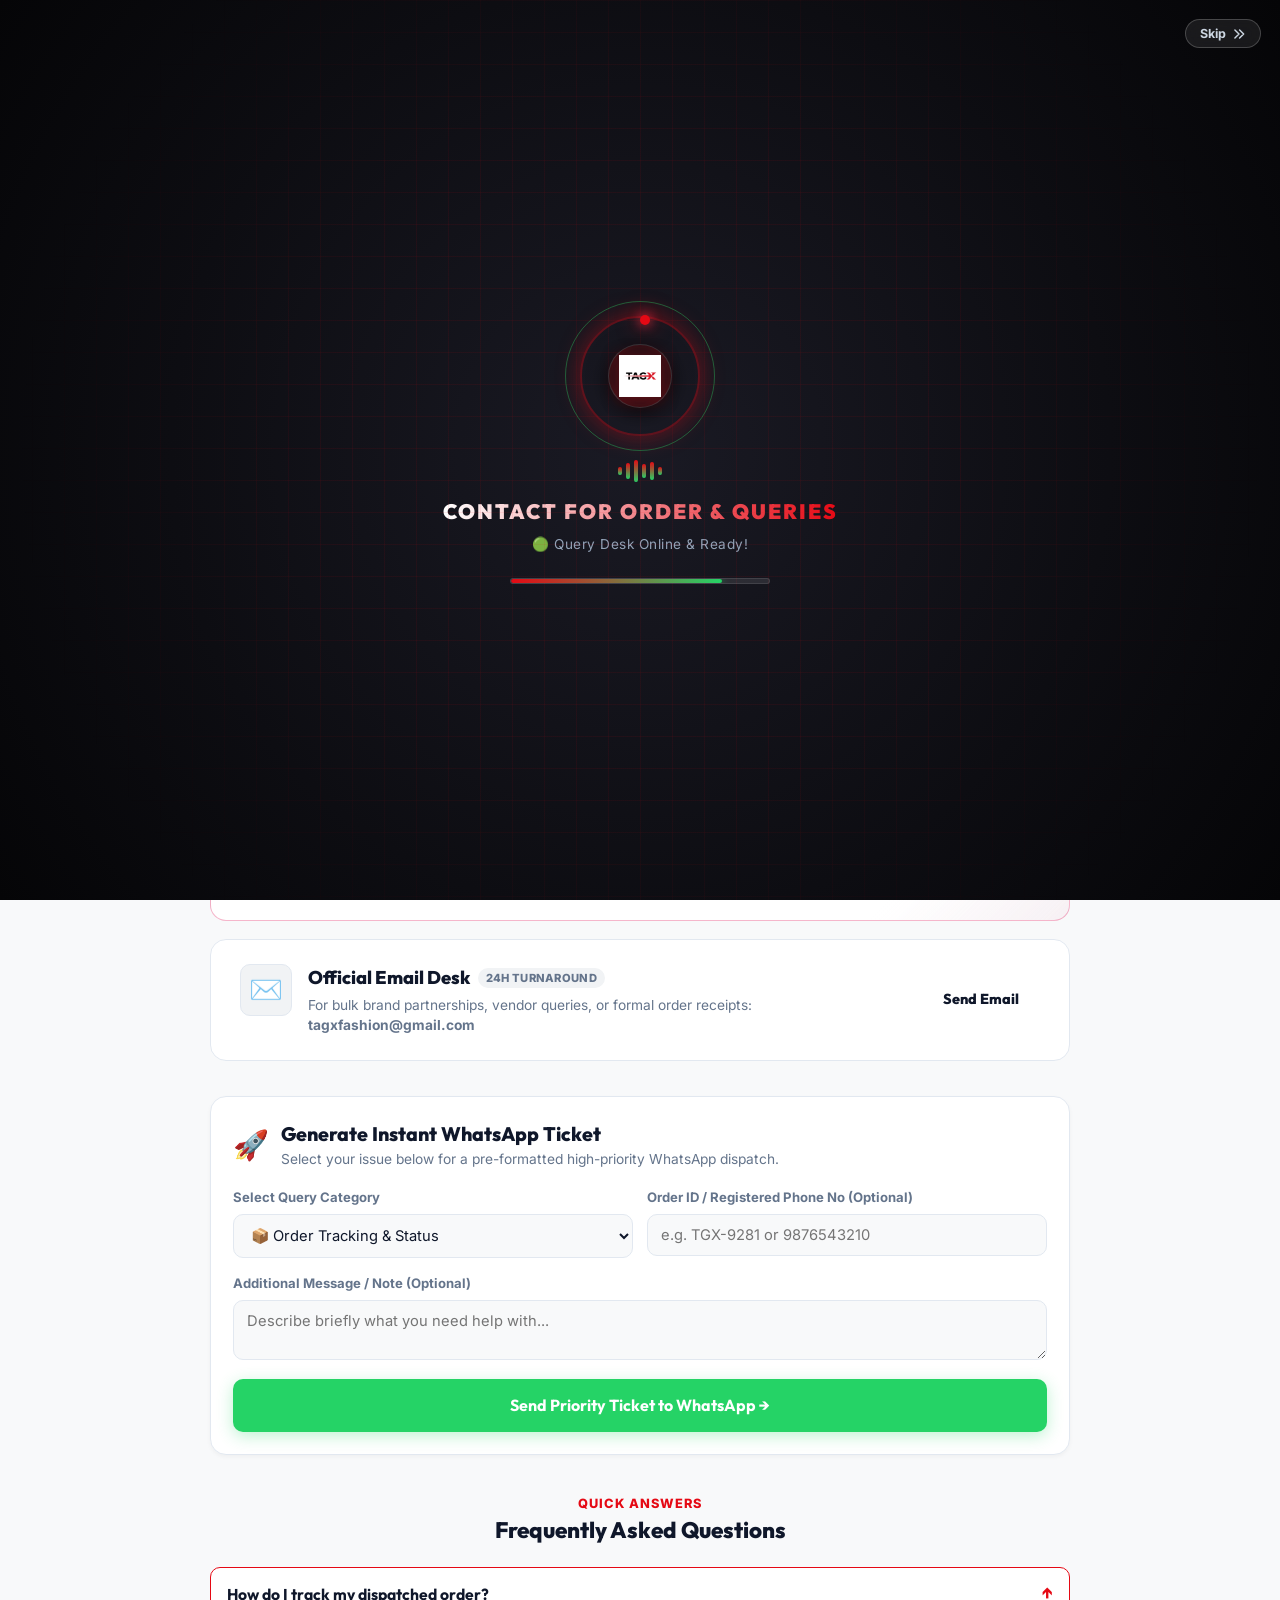
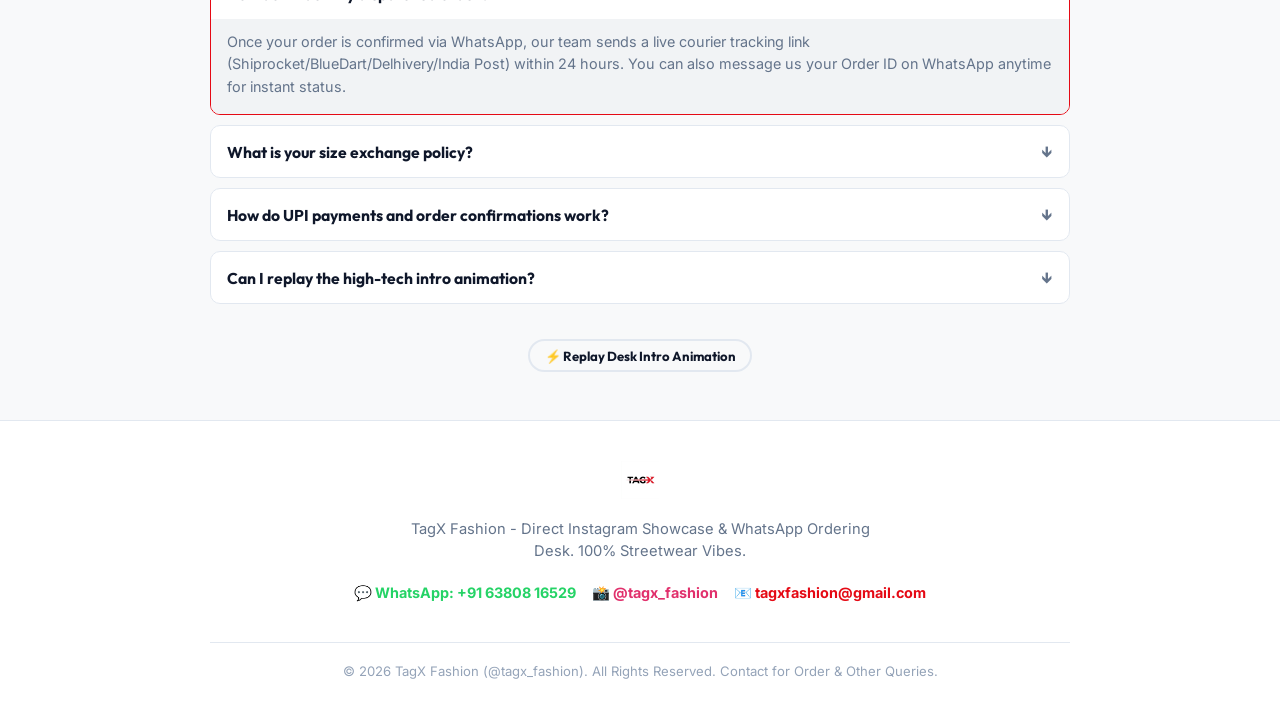
<file: index.html>
<!DOCTYPE html>
<html lang="en" data-theme="light">
<head>
  <meta charset="UTF-8">
  <meta name="viewport" content="width=device-width, initial-scale=1.0, maximum-scale=5.0">
  <title>Contact for Order & Other Queries | TagX Fashion</title>
  <meta name="description" content="Contact TagX Fashion for order booking, live tracking, size exchange, payment verification, and streetwear inquiries via WhatsApp (+91 63808 16529), call, or Instagram DM.">

  <!-- OpenGraph Meta -->
  <meta property="og:type" content="website">
  <meta property="og:title" content="Contact for Order & Other Queries | TagX Fashion">
  <meta property="og:description" content="Direct 24/7 assistance for order tracking, size exchange, UPI confirmation, and all streetwear queries.">
  <meta property="og:image" content="assets/logo.png">

  <!-- Core CSS -->
  <link rel="stylesheet" href="css/main.css">
  <link rel="stylesheet" href="css/navbar.css">
  <link rel="stylesheet" href="css/components.css">
  <link rel="stylesheet" href="css/responsive.css">

  <style>
    /* ==========================================================
       TAGX CONTACT & ORDER DESK - PREMIUM MOBILE UI
       ========================================================== */

    /* 1. CINEMATIC 2.5-SECOND INTRO SPLASH OVERLAY */
    #support-splash-screen {
      position: fixed;
      top: 0;
      left: 0;
      width: 100vw;
      height: 100vh;
      height: 100dvh;
      background: radial-gradient(circle at center, #1a1a24 0%, #0d0d12 60%, #050507 100%);
      z-index: 99999;
      display: flex;
      flex-direction: column;
      align-items: center;
      justify-content: center;
      color: #FFFFFF;
      overflow: hidden;
      transition: opacity 0.6s cubic-bezier(0.4, 0, 0.2, 1), transform 0.6s cubic-bezier(0.4, 0, 0.2, 1), visibility 0.6s;
    }

    #support-splash-screen.hidden {
      opacity: 0;
      transform: scale(1.06);
      visibility: hidden;
      pointer-events: none;
    }

    .splash-cyber-grid {
      position: absolute;
      inset: 0;
      background-image: 
        linear-gradient(to right, rgba(229, 9, 20, 0.08) 1px, transparent 1px),
        linear-gradient(to bottom, rgba(229, 9, 20, 0.08) 1px, transparent 1px);
      background-size: 32px 32px;
      mask-image: radial-gradient(circle at center, black 40%, transparent 80%);
      -webkit-mask-image: radial-gradient(circle at center, black 40%, transparent 80%);
      pointer-events: none;
      animation: gridPulse 4s ease-in-out infinite alternate;
    }

    @keyframes gridPulse {
      0% { opacity: 0.4; transform: scale(1); }
      100% { opacity: 0.9; transform: scale(1.03); }
    }

    .splash-radar-container {
      position: relative;
      width: 120px;
      height: 120px;
      margin-bottom: 1.5rem;
      display: flex;
      align-items: center;
      justify-content: center;
    }

    .splash-radar-ring {
      position: absolute;
      inset: 0;
      border-radius: 50%;
      border: 2px solid rgba(229, 9, 20, 0.35);
      box-shadow: 0 0 25px rgba(229, 9, 20, 0.4);
      animation: radarSpin 3s linear infinite;
    }

    .splash-radar-ring::before {
      content: '';
      position: absolute;
      top: -3px;
      left: 50%;
      width: 10px;
      height: 10px;
      background: #E50914;
      border-radius: 50%;
      box-shadow: 0 0 12px #FF3344, 0 0 24px #E50914;
    }

    .splash-radar-pulse {
      position: absolute;
      inset: -15px;
      border-radius: 50%;
      border: 1px solid rgba(37, 211, 102, 0.4);
      animation: radarExpand 1.8s ease-out infinite;
    }

    @keyframes radarSpin {
      0% { transform: rotate(0deg); }
      100% { transform: rotate(360deg); }
    }

    @keyframes radarExpand {
      0% { transform: scale(0.8); opacity: 1; }
      100% { transform: scale(1.4); opacity: 0; }
    }

    .splash-logo-core {
      width: 64px;
      height: 64px;
      background: #111116;
      border-radius: 50%;
      display: flex;
      align-items: center;
      justify-content: center;
      z-index: 2;
      box-shadow: 0 4px 20px rgba(0, 0, 0, 0.8), inset 0 0 12px rgba(229, 9, 20, 0.3);
      border: 1px solid rgba(255, 255, 255, 0.15);
    }

    .splash-logo-core img {
      width: 42px;
      height: auto;
      filter: drop-shadow(0 2px 8px rgba(229, 9, 20, 0.5));
    }

    .splash-soundwaves {
      display: flex;
      align-items: center;
      gap: 4px;
      height: 22px;
      margin-bottom: 0.9rem;
    }

    .soundwave-bar {
      width: 4px;
      height: 100%;
      background: linear-gradient(to top, #25D366, #E50914);
      border-radius: 3px;
      animation: soundwaveBounce 0.8s ease-in-out infinite alternate;
    }

    .soundwave-bar:nth-child(1) { animation-delay: 0.1s; height: 35%; }
    .soundwave-bar:nth-child(2) { animation-delay: 0.3s; height: 70%; }
    .soundwave-bar:nth-child(3) { animation-delay: 0.2s; height: 100%; }
    .soundwave-bar:nth-child(4) { animation-delay: 0.4s; height: 60%; }
    .soundwave-bar:nth-child(5) { animation-delay: 0.15s; height: 85%; }
    .soundwave-bar:nth-child(6) { animation-delay: 0.35s; height: 40%; }

    @keyframes soundwaveBounce {
      0% { transform: scaleY(0.3); }
      100% { transform: scaleY(1); }
    }

    .splash-title {
      font-family: var(--font-heading);
      font-size: 1.3rem;
      font-weight: 900;
      letter-spacing: 2px;
      text-transform: uppercase;
      margin-bottom: 6px;
      text-align: center;
      background: linear-gradient(90deg, #FFFFFF, #E50914, #FFFFFF);
      background-size: 200% auto;
      background-clip: text;
      -webkit-background-clip: text;
      -webkit-text-fill-color: transparent;
      animation: shineText 2s linear infinite;
    }

    @keyframes shineText {
      to { background-position: 200% center; }
    }

    .splash-status-text {
      font-family: var(--font-body);
      font-size: 0.85rem;
      color: #94A3B8;
      margin-bottom: 1.4rem;
      text-align: center;
      min-height: 22px;
      letter-spacing: 0.5px;
    }

    .splash-progress-track {
      width: min(260px, 78vw);
      height: 6px;
      background: rgba(255, 255, 255, 0.1);
      border-radius: 99px;
      overflow: hidden;
      position: relative;
      border: 1px solid rgba(255, 255, 255, 0.1);
    }

    .splash-progress-fill {
      height: 100%;
      width: 0%;
      background: linear-gradient(90deg, #E50914, #25D366);
      border-radius: 99px;
      transition: width 0.05s linear;
      box-shadow: 0 0 10px rgba(37, 211, 102, 0.8);
    }

    .splash-skip-btn {
      position: absolute;
      top: 1.2rem;
      right: 1.2rem;
      background: rgba(255, 255, 255, 0.08);
      border: 1px solid rgba(255, 255, 255, 0.2);
      color: #CBD5E1;
      padding: 6px 14px;
      border-radius: 20px;
      font-size: 0.78rem;
      font-weight: 700;
      cursor: pointer;
      backdrop-filter: blur(8px);
      transition: all 0.2s ease;
      display: flex;
      align-items: center;
      gap: 6px;
    }

    .splash-skip-btn:hover, .splash-skip-btn:active {
      background: rgba(229, 9, 20, 0.3);
      color: #FFFFFF;
      border-color: #E50914;
    }

    /* 2. SUPPORT PAGE MAIN HERO & CARDS */
    .support-hero {
      position: relative;
      padding: 2rem 1rem 1.6rem;
      text-align: center;
      border-radius: var(--radius-lg);
      background: linear-gradient(180deg, var(--bg-surface) 0%, var(--bg-main) 100%);
      border: 1px solid var(--border);
      box-shadow: var(--shadow-sm);
      margin-bottom: 1.6rem;
      overflow: hidden;
    }

    .support-hero::before {
      content: '';
      position: absolute;
      top: -40px;
      left: 50%;
      transform: translateX(-50%);
      width: 250px;
      height: 120px;
      background: radial-gradient(ellipse, var(--primary-glow) 0%, transparent 70%);
      pointer-events: none;
      opacity: 0.6;
    }

    .live-status-pill {
      display: inline-flex;
      align-items: center;
      gap: 8px;
      padding: 5px 14px;
      border-radius: 9999px;
      background: rgba(37, 211, 102, 0.12);
      border: 1px solid rgba(37, 211, 102, 0.3);
      color: var(--whatsapp-color);
      font-size: 0.78rem;
      font-weight: 800;
      letter-spacing: 0.5px;
      margin-bottom: 0.75rem;
      text-transform: uppercase;
    }

    .live-status-dot {
      width: 8px;
      height: 8px;
      background: var(--whatsapp-color);
      border-radius: 50%;
      box-shadow: 0 0 8px var(--whatsapp-color);
      animation: liveBlink 1.4s infinite alternate;
    }

    @keyframes liveBlink {
      0% { transform: scale(0.85); opacity: 0.6; }
      100% { transform: scale(1.25); opacity: 1; box-shadow: 0 0 12px var(--whatsapp-color); }
    }

    .support-hero-title {
      font-family: var(--font-heading);
      font-size: clamp(1.7rem, 4vw, 2.5rem);
      font-weight: 900;
      line-height: 1.15;
      margin-bottom: 0.5rem;
      color: var(--text-main);
    }

    .support-hero-subtitle {
      color: var(--text-muted);
      font-size: clamp(0.88rem, 2.5vw, 1rem);
      max-width: 580px;
      margin-inline: auto;
      line-height: 1.5;
    }

    /* Quick Action Chips Bar */
    .quick-chips-section {
      margin-bottom: 1.8rem;
    }

    .chips-label {
      font-size: 0.8rem;
      font-weight: 800;
      text-transform: uppercase;
      letter-spacing: 0.8px;
      color: var(--text-subtle);
      margin-bottom: 0.6rem;
      display: flex;
      align-items: center;
      gap: 6px;
    }

    .quick-chips-scroll {
      display: flex;
      gap: 8px;
      overflow-x: auto;
      padding-bottom: 6px;
      -webkit-overflow-scrolling: touch;
      scrollbar-width: none;
    }

    .quick-chips-scroll::-webkit-scrollbar {
      display: none;
    }

    .topic-chip {
      white-space: nowrap;
      padding: 8px 14px;
      border-radius: var(--radius-full);
      background: var(--bg-surface);
      border: 1px solid var(--border);
      color: var(--text-main);
      font-size: 0.84rem;
      font-weight: 700;
      cursor: pointer;
      display: inline-flex;
      align-items: center;
      gap: 6px;
      transition: all var(--transition-fast);
      text-decoration: none;
      flex-shrink: 0;
    }

    .topic-chip:hover, .topic-chip:active {
      background: var(--primary);
      color: #FFFFFF;
      border-color: var(--primary);
      transform: translateY(-2px);
      box-shadow: 0 4px 12px var(--primary-glow);
    }

    /* Support Channels Grid */
    .support-channels-grid {
      display: flex;
      flex-direction: column;
      gap: 1.15rem;
      margin-bottom: 2.2rem;
    }

    .support-card {
      background: var(--bg-surface);
      border: 1.5px solid var(--border);
      border-radius: var(--radius-lg);
      padding: 1.35rem;
      transition: transform var(--transition-fast), box-shadow var(--transition-fast), border-color var(--transition-fast);
      position: relative;
      overflow: hidden;
      display: flex;
      flex-direction: column;
      gap: 1rem;
    }

    @media (min-width: 640px) {
      .support-card {
        flex-direction: row;
        align-items: center;
        justify-content: space-between;
        padding: 1.5rem 1.8rem;
      }
    }

    .support-card:hover {
      transform: translateY(-3px);
      box-shadow: var(--shadow-md);
    }

    .card-whatsapp {
      border-color: rgba(37, 211, 102, 0.4);
      background: linear-gradient(135deg, var(--bg-surface) 80%, rgba(37, 211, 102, 0.05) 100%);
    }

    .card-whatsapp:hover {
      border-color: var(--whatsapp-color);
      box-shadow: 0 8px 24px rgba(37, 211, 102, 0.2);
    }

    .card-phone {
      border-color: rgba(229, 9, 20, 0.35);
      background: linear-gradient(135deg, var(--bg-surface) 80%, rgba(229, 9, 20, 0.04) 100%);
    }

    .card-phone:hover {
      border-color: var(--primary);
      box-shadow: var(--shadow-primary);
    }

    .card-instagram {
      border-color: rgba(225, 48, 108, 0.35);
      background: linear-gradient(135deg, var(--bg-surface) 80%, rgba(225, 48, 108, 0.04) 100%);
    }

    .card-instagram:hover {
      border-color: var(--instagram-color);
      box-shadow: 0 8px 24px rgba(225, 48, 108, 0.2);
    }

    .card-email {
      border-color: var(--border);
    }

    .card-email:hover {
      border-color: var(--text-subtle);
    }

    .card-left-info {
      display: flex;
      align-items: flex-start;
      gap: 1rem;
    }

    .channel-icon-box {
      width: 52px;
      height: 52px;
      border-radius: var(--radius-md);
      display: flex;
      align-items: center;
      justify-content: center;
      font-size: 1.7rem;
      flex-shrink: 0;
      background: var(--bg-subtle);
      border: 1px solid var(--border);
    }

    .channel-title-row {
      display: flex;
      align-items: center;
      gap: 8px;
      flex-wrap: wrap;
      margin-bottom: 4px;
    }

    .channel-title {
      font-family: var(--font-heading);
      font-size: 1.15rem;
      font-weight: 800;
      color: var(--text-main);
    }

    .channel-badge {
      font-size: 0.7rem;
      font-weight: 800;
      padding: 2px 8px;
      border-radius: 999px;
      text-transform: uppercase;
      letter-spacing: 0.3px;
    }

    .badge-fast {
      background: rgba(37, 211, 102, 0.15);
      color: var(--whatsapp-color);
    }

    .badge-hotline {
      background: var(--primary-light);
      color: var(--primary);
    }

    .badge-drops {
      background: rgba(225, 48, 108, 0.15);
      color: var(--instagram-color);
    }

    .channel-desc {
      font-size: 0.86rem;
      color: var(--text-muted);
      line-height: 1.45;
    }

    .channel-meta {
      font-size: 0.78rem;
      color: var(--text-subtle);
      font-weight: 600;
      margin-top: 4px;
      display: flex;
      align-items: center;
      gap: 6px;
    }

    .card-actions-group {
      display: flex;
      align-items: center;
      gap: 8px;
      flex-shrink: 0;
      width: 100%;
    }

    @media (min-width: 640px) {
      .card-actions-group {
        width: auto;
      }
    }

    .action-btn-custom {
      flex: 1;
      padding: 0.72rem 1.3rem;
      border-radius: var(--radius-md);
      font-family: var(--font-heading);
      font-weight: 800;
      font-size: 0.9rem;
      text-align: center;
      text-decoration: none;
      display: inline-flex;
      align-items: center;
      justify-content: center;
      gap: 8px;
      cursor: pointer;
      border: none;
      transition: all var(--transition-fast);
      white-space: nowrap;
    }

    .btn-wa-solid {
      background: var(--whatsapp-color);
      color: #FFFFFF;
      box-shadow: 0 4px 14px rgba(37, 211, 102, 0.35);
    }

    .btn-wa-solid:hover {
      background: var(--whatsapp-hover);
      transform: translateY(-2px);
    }

    .btn-call-solid {
      background: var(--primary);
      color: #FFFFFF;
      box-shadow: var(--shadow-primary);
    }

    .btn-call-solid:hover {
      background: var(--primary-hover);
      transform: translateY(-2px);
    }

    .btn-ig-solid {
      background: linear-gradient(45deg, #f09433 0%, #e6683c 25%, #dc2743 50%, #cc2366 75%, #bc1888 100%);
      color: #FFFFFF;
      box-shadow: 0 4px 14px rgba(225, 48, 108, 0.35);
    }

    .btn-ig-solid:hover {
      opacity: 0.92;
      transform: translateY(-2px);
    }

    .btn-copy-icon {
      padding: 0.72rem 0.95rem;
      background: var(--bg-subtle);
      color: var(--text-main);
      border: 1px solid var(--border);
      border-radius: var(--radius-md);
      cursor: pointer;
      font-weight: 700;
      font-size: 0.86rem;
      display: inline-flex;
      align-items: center;
      justify-content: center;
      gap: 4px;
      transition: all var(--transition-fast);
    }

    .btn-copy-icon:hover {
      background: var(--border);
    }

    /* 3. TICKET GENERATOR BOX */
    .ticket-generator-card {
      background: var(--bg-surface);
      border: 1px solid var(--border);
      border-radius: var(--radius-lg);
      padding: 1.4rem;
      margin-bottom: 2.2rem;
      box-shadow: var(--shadow-sm);
    }

    .ticket-header {
      display: flex;
      align-items: center;
      gap: 12px;
      margin-bottom: 1.2rem;
    }

    .ticket-title {
      font-family: var(--font-heading);
      font-size: 1.22rem;
      font-weight: 800;
      color: var(--text-main);
    }

    .ticket-form-grid {
      display: grid;
      grid-template-columns: 1fr;
      gap: 0.9rem;
    }

    @media (min-width: 640px) {
      .ticket-form-grid {
        grid-template-columns: 1fr 1fr;
      }
    }

    .input-group {
      display: flex;
      flex-direction: column;
      gap: 6px;
    }

    .input-group label {
      font-size: 0.82rem;
      font-weight: 700;
      color: var(--text-muted);
    }

    .ticket-input {
      width: 100%;
      padding: 11px 13px;
      border-radius: var(--radius-md);
      border: 1.5px solid var(--border);
      background: var(--bg-main);
      color: var(--text-main);
      font-family: var(--font-body);
      font-size: 0.92rem;
      transition: border-color var(--transition-fast);
    }

    .ticket-input:focus {
      outline: none;
      border-color: var(--primary);
      background: var(--bg-surface);
    }

    /* 4. ACCORDION HELP */
    .faq-accordion-group {
      display: flex;
      flex-direction: column;
      gap: 10px;
      margin-bottom: 2.2rem;
    }

    .accordion-item {
      background: var(--bg-surface);
      border: 1px solid var(--border);
      border-radius: var(--radius-md);
      overflow: hidden;
      transition: border-color var(--transition-fast);
    }

    .accordion-item.active {
      border-color: var(--primary);
    }

    .accordion-btn {
      width: 100%;
      text-align: left;
      padding: 14px 16px;
      background: transparent;
      border: none;
      color: var(--text-main);
      font-family: var(--font-heading);
      font-size: 0.98rem;
      font-weight: 700;
      display: flex;
      align-items: center;
      justify-content: space-between;
      cursor: pointer;
    }

    .accordion-arrow {
      font-size: 1.1rem;
      transition: transform var(--transition-fast);
      color: var(--text-muted);
    }

    .accordion-item.active .accordion-arrow {
      transform: rotate(180deg);
      color: var(--primary);
    }

    .accordion-body {
      max-height: 0;
      overflow: hidden;
      transition: max-height 0.3s ease-out, padding 0.3s ease;
      background: var(--bg-subtle);
      color: var(--text-muted);
      font-size: 0.9rem;
      line-height: 1.55;
      padding-inline: 16px;
    }

    .accordion-item.active .accordion-body {
      max-height: 250px;
      padding-block: 12px 16px;
    }

    /* Subtle Entry Stagger on main page */
    .fade-up-card {
      animation: fadeUpItem 0.5s ease-out forwards;
    }

    @keyframes fadeUpItem {
      from { opacity: 0; transform: translateY(14px); }
      to { opacity: 1; transform: translateY(0); }
    }
  </style>
</head>
<body>

  <!-- ==========================================================
       CINEMATIC 2.5-SECOND HIGH-TECH INTRO SPLASH
       ========================================================== -->
  <div id="support-splash-screen" role="dialog" aria-label="Loading TagX Contact & Support Desk">
    <div class="splash-cyber-grid"></div>

    <button class="splash-skip-btn" onclick="finishIntroAnimation()" title="Skip Intro">
      <span>Skip</span>
      <svg width="14" height="14" fill="none" stroke="currentColor" viewBox="0 0 24 24"><path stroke-linecap="round" stroke-linejoin="round" stroke-width="2.5" d="M13 5l7 7-7 7M5 5l7 7-7 7"/></svg>
    </button>

    <div class="splash-radar-container">
      <div class="splash-radar-pulse"></div>
      <div class="splash-radar-ring"></div>
      <div class="splash-logo-core">
        <img src="assets/logo.png" alt="TagX Logo">
      </div>
    </div>

    <div class="splash-soundwaves">
      <div class="soundwave-bar"></div>
      <div class="soundwave-bar"></div>
      <div class="soundwave-bar"></div>
      <div class="soundwave-bar"></div>
      <div class="soundwave-bar"></div>
      <div class="soundwave-bar"></div>
    </div>

    <div class="splash-title">Contact for Order & Queries</div>
    <div id="splash-status-text" class="splash-status-text">🛰️ Initializing Direct Query Desk...</div>

    <div class="splash-progress-track">
      <div id="splash-progress-fill" class="splash-progress-fill"></div>
    </div>
  </div>

  <!-- Top Announcement Bar (Continuous Running News Ticker) -->
  <div class="announcement-bar">
    <div class="announcement-bar-track">
      <span>🔥 FREE Delivery on Orders Over ₹499 • Direct WhatsApp Instant Order (+91 63808 16529) • 100% Streetwear Quality • Fast All-India Shipping</span>
      <span>🔥 FREE Delivery on Orders Over ₹499 • Direct WhatsApp Instant Order (+91 63808 16529) • 100% Streetwear Quality • Fast All-India Shipping</span>
    </div>
  </div>

  <!-- Header Navigation -->
  <header class="header-wrapper">
    <div class="container navbar">
      <!-- Brand Logo -->
      <a href="index.html" class="nav-brand">
        <img src="assets/logo.png" alt="TagX Logo" class="brand-logo">
      </a>

      <!-- Desktop Action Links -->
      <div class="nav-actions">
        <a href="https://wa.me/916380816529?text=Hi%20TagX!%20I%20have%20an%20order%20inquiry." target="_blank" class="btn btn-whatsapp btn-sm" style="font-size: 0.84rem; padding: 0.45rem 1rem;">
          <svg width="16" height="16" fill="currentColor" viewBox="0 0 24 24"><path d="M.057 24l1.687-6.163c-1.041-1.804-1.588-3.849-1.587-5.946.003-6.556 5.338-11.891 11.893-11.891 3.181.001 6.167 1.24 8.413 3.488 2.245 2.248 3.481 5.236 3.48 8.414-.003 6.557-5.338 11.892-11.893 11.892-1.99-.001-3.951-.5-5.688-1.448l-6.305 1.654zm6.597-3.807c1.676.995 3.276 1.591 5.392 1.592 5.448 0 9.886-4.434 9.889-9.885.002-5.462-4.415-9.89-9.881-9.892-5.452 0-9.887 4.434-9.889 9.884-.001 2.225.651 3.891 1.746 5.634l-0.999 3.648 3.742-.981z"/></svg>
          <span>WhatsApp Chat</span>
        </a>

        <a href="https://www.instagram.com/tagx_fashion?igsi=bWE5MnVlbHd3dTdl" target="_blank" class="btn btn-outline btn-sm" style="font-size: 0.84rem; padding: 0.45rem 1rem; border-color: var(--instagram-color); color: var(--instagram-color);">
          <span>Instagram DM</span>
        </a>

        <button class="icon-btn theme-toggle-btn" onclick="toggleTheme()" title="Toggle Theme"></button>
      </div>
    </div>
  </header>

  <!-- Support Page Main Content -->
  <main class="container" style="max-width: 860px; padding-block: 1.5rem 3rem;">

    <!-- 1. Hero Live Status Section -->
    <section class="support-hero fade-up-card">
      <div class="live-status-pill">
        <span class="live-status-dot"></span>
        <span>24/7 Live Order & Query Desk</span>
      </div>
      <h1 class="support-hero-title">Contact for Order & Other Queries</h1>
      <p class="support-hero-subtitle">
        Direct assistance for order booking, live tracking, size exchange, payment confirmation, and all other queries. Avg response time: <strong>&lt; 3 minutes</strong>.
      </p>
    </section>

    <!-- 2. One-Tap Quick Action Topic Chips -->
    <section class="quick-chips-section fade-up-card">
      <div class="chips-label">
        <svg width="15" height="15" fill="none" stroke="currentColor" viewBox="0 0 24 24"><path stroke-linecap="round" stroke-linejoin="round" stroke-width="2.5" d="M13 10V3L4 14h7v7l9-11h-7z"/></svg>
        <span>Instant WhatsApp Quick Topics</span>
      </div>
      <div class="quick-chips-scroll">
        <a href="https://wa.me/916380816529?text=Hi%20TagX!%20I%20want%20to%20track%20my%20Order.%20My%20Order%20ID/Phone:%20" target="_blank" class="topic-chip">
          <span>📦 Track My Order</span>
        </a>
        <a href="https://wa.me/916380816529?text=Hi%20TagX!%20I%20need%20a%20Size%20Exchange%20for%20my%20order.%20Item%20Details:%20" target="_blank" class="topic-chip">
          <span>🔄 Size Exchange</span>
        </a>
        <a href="https://wa.me/916380816529?text=Hi%20TagX!%20I%20want%20to%20confirm%20my%20UPI%20Payment.%20Payment%20Screenshot/UTR:%20" target="_blank" class="topic-chip">
          <span>💳 Payment Confirmation</span>
        </a>
        <a href="https://wa.me/916380816529?text=Hi%20TagX!%20Please%20share%20the%20latest%20VIP%20drop%20catalogue%20and%20offers." target="_blank" class="topic-chip">
          <span>🔥 Today's VIP Drops</span>
        </a>
        <a href="https://wa.me/916380816529?text=Hi%20TagX!%20I%20would%20like%20to%20speak%20with%20a%20human%20support%20agent." target="_blank" class="topic-chip">
          <span>⚡ Talk to Human Agent</span>
        </a>
      </div>
    </section>

    <!-- 3. Primary Support Channels List -->
    <section class="support-channels-grid">

      <!-- Channel 1: WhatsApp Support (Primary) -->
      <div class="support-card card-whatsapp fade-up-card">
        <div class="card-left-info">
          <div class="channel-icon-box" style="background: rgba(37, 211, 102, 0.1); border-color: rgba(37, 211, 102, 0.3);">
            💬
          </div>
          <div>
            <div class="channel-title-row">
              <h2 class="channel-title">WhatsApp Priority Support</h2>
              <span class="channel-badge badge-fast">⚡ Instant &lt; 3m</span>
            </div>
            <p class="channel-desc">
              Direct 1-on-1 chat for instant order dispatch, size assistance, custom queries, and UPI verification.
            </p>
            <div class="channel-meta">
              <span>🟢 3 Support Executives Online</span> • <span>+91 63808 16529</span>
            </div>
          </div>
        </div>
        <div class="card-actions-group">
          <a href="https://wa.me/916380816529?text=Hi%20TagX%20Fashion!%20I%20need%20assistance%20with%20my%20order." target="_blank" class="action-btn-custom btn-wa-solid">
            <svg width="18" height="18" fill="currentColor" viewBox="0 0 24 24"><path d="M.057 24l1.687-6.163c-1.041-1.804-1.588-3.849-1.587-5.946.003-6.556 5.338-11.891 11.893-11.891 3.181.001 6.167 1.24 8.413 3.488 2.245 2.248 3.481 5.236 3.48 8.414-.003 6.557-5.338 11.892-11.893 11.892-1.99-.001-3.951-.5-5.688-1.448l-6.305 1.654zm6.597-3.807c1.676.995 3.276 1.591 5.392 1.592 5.448 0 9.886-4.434 9.889-9.885.002-5.462-4.415-9.89-9.881-9.892-5.452 0-9.887 4.434-9.889 9.884-.001 2.225.651 3.891 1.746 5.634l-0.999 3.648 3.742-.981z"/></svg>
            <span>Chat on WhatsApp</span>
          </a>
        </div>
      </div>

      <!-- Channel 2: Direct Call Hotline -->
      <div class="support-card card-phone fade-up-card">
        <div class="card-left-info">
          <div class="channel-icon-box" style="background: var(--primary-light); border-color: rgba(229, 9, 20, 0.3);">
            📞
          </div>
          <div>
            <div class="channel-title-row">
              <h2 class="channel-title">Direct Calling Hotline</h2>
              <span class="channel-badge badge-hotline">Voice Support</span>
            </div>
            <p class="channel-desc">
              Speak directly with our fashion concierge team for immediate order resolution and guidance.
            </p>
            <div class="channel-meta">
              <span>🕒 Mon – Sat (9:00 AM – 9:00 PM IST)</span>
            </div>
          </div>
        </div>
        <div class="card-actions-group">
          <a href="tel:+916380816529" class="action-btn-custom btn-call-solid">
            <svg width="16" height="16" fill="currentColor" viewBox="0 0 24 24"><path d="M6.62 10.79a15.053 15.053 0 006.59 6.59l2.2-2.2a1 1 0 011.01-.24c1.12.37 2.33.57 3.58.57a1 1 0 011 1V20a1 1 0 01-1 1A17 17 0 013 4a1 1 0 011-1h3.5a1 1 0 011 1c0 1.25.2 2.45.57 3.57a1 1 0 01-.24 1.02l-2.21 2.2z"/></svg>
            <span>Call Now</span>
          </a>
          <button class="btn-copy-icon" onclick="copyHotline('+916380816529')" title="Copy Phone Number">
            <svg width="16" height="16" fill="none" stroke="currentColor" viewBox="0 0 24 24"><path stroke-linecap="round" stroke-linejoin="round" stroke-width="2" d="M8 7v8a2 2 0 002 2h6M8 7V5a2 2 0 012-2h4.586a1 1 0 01.707.293l4.414 4.414a1 1 0 01.293.707V15a2 2 0 01-2 2h-2M8 7H6a2 2 0 00-2 2v10a2 2 0 002 2h8a2 2 0 002-2v-2"/></svg>
            <span>Copy</span>
          </button>
        </div>
      </div>

      <!-- Channel 3: Instagram VIP DM -->
      <div class="support-card card-instagram fade-up-card">
        <div class="card-left-info">
          <div class="channel-icon-box" style="background: rgba(225, 48, 108, 0.1); border-color: rgba(225, 48, 108, 0.3);">
            📸
          </div>
          <div>
            <div class="channel-title-row">
              <h2 class="channel-title">Instagram VIP DM</h2>
              <span class="channel-badge badge-drops">@tagx_fashion</span>
            </div>
            <p class="channel-desc">
              Get outfit styling recommendations, size poll advice, reel product tags, and early drop previews.
            </p>
            <div class="channel-meta">
              <span>🌟 100% Streetwear Community Desk</span>
            </div>
          </div>
        </div>
        <div class="card-actions-group">
          <a href="https://www.instagram.com/tagx_fashion?igsi=bWE5MnVlbHd3dTdl" target="_blank" class="action-btn-custom btn-ig-solid">
            <svg width="16" height="16" fill="currentColor" viewBox="0 0 24 24"><path d="M12 2.163c3.204 0 3.584.012 4.85.07 3.252.148 4.771 1.691 4.919 4.919.058 1.265.069 1.645.069 4.849 0 3.205-.012 3.584-.069 4.849-.149 3.225-1.664 4.771-4.919 4.919-1.266.058-1.644.07-4.85.07-3.204 0-3.584-.012-4.849-.07-3.26-.149-4.771-1.699-4.919-4.92-.058-1.265-.07-1.644-.07-4.849 0-3.204.013-3.583.07-4.849.149-3.227 1.664-4.771 4.919-4.919 1.266-.057 1.645-.069 4.849-.069zm0-2.163c-3.259 0-3.667.014-4.947.072-4.358.2-6.78 2.618-6.98 6.98-.059 1.281-.073 1.689-.073 4.948 0 3.259.014 3.668.072 4.948.2 4.358 2.618 6.78 6.98 6.98 1.281.058 1.689.072 4.948.072 3.259 0 3.668-.014 4.948-.072 4.354-.2 6.782-2.618 6.979-6.98.059-1.28.073-1.689.073-4.948 0-3.259-.014-3.667-.072-4.947-.196-4.354-2.617-6.78-6.979-6.98-1.281-.059-1.69-.073-4.949-.073zm0 5.838c-3.403 0-6.162 2.759-6.162 6.162s2.759 6.163 6.162 6.163 6.162-2.759 6.162-6.163c0-3.403-2.759-6.162-6.162-6.162zm0 10.162c-2.209 0-4-1.79-4-4 0-2.209 1.791-4 4-4s4 1.791 4 4c0 2.21-1.791 4-4 4zm6.406-11.845c-.796 0-1.441.645-1.441 1.44s.645 1.44 1.441 1.44c.795 0 1.439-.645 1.439-1.44s-.644-1.44-1.439-1.44z"/></svg>
            <span>Open Instagram DM</span>
          </a>
        </div>
      </div>

      <!-- Channel 4: Email & Formal Desk -->
      <div class="support-card card-email fade-up-card">
        <div class="card-left-info">
          <div class="channel-icon-box">
            ✉️
          </div>
          <div>
            <div class="channel-title-row">
              <h2 class="channel-title">Official Email Desk</h2>
              <span class="channel-badge" style="background: var(--bg-subtle); color: var(--text-muted);">24h Turnaround</span>
            </div>
            <p class="channel-desc">
              For bulk brand partnerships, vendor queries, or formal order receipts: <strong>tagxfashion@gmail.com</strong>
            </p>
          </div>
        </div>
        <div class="card-actions-group">
          <a href="mailto:tagxfashion@gmail.com?subject=TagX%20Order%20Inquiry" class="action-btn-custom btn-outline" style="border-color: var(--border);">
            <span>Send Email</span>
          </a>
        </div>
      </div>

    </section>

    <!-- 4. Interactive Quick WhatsApp Ticket Builder -->
    <section id="ticket-section" class="ticket-generator-card fade-up-card">
      <div class="ticket-header">
        <div style="font-size: 1.8rem;">🚀</div>
        <div>
          <h3 class="ticket-title">Generate Instant WhatsApp Ticket</h3>
          <p style="font-size: 0.86rem; color: var(--text-muted);">Select your issue below for a pre-formatted high-priority WhatsApp dispatch.</p>
        </div>
      </div>

      <div class="ticket-form-grid">
        <div class="input-group">
          <label for="ticket-issue-type">Select Query Category</label>
          <select id="ticket-issue-type" class="ticket-input">
            <option value="Order Tracking & Status">📦 Order Tracking & Status</option>
            <option value="Size Exchange / Return Request">🔄 Size Exchange / Replacement</option>
            <option value="UPI Payment Verification">💳 UPI Payment / Screenshot Upload</option>
            <option value="Product Sizing & Quality Question">👕 Product Sizing / Fabric Query</option>
            <option value="VIP WhatsApp Community Access">👑 VIP Community Access</option>
            <option value="Other Urgent Inquiry">⚡ Other Urgent Inquiry</option>
          </select>
        </div>

        <div class="input-group">
          <label for="ticket-order-id">Order ID / Registered Phone No (Optional)</label>
          <input type="text" id="ticket-order-id" class="ticket-input" placeholder="e.g. TGX-9281 or 9876543210">
        </div>
      </div>

      <div class="input-group" style="margin-top: 1rem;">
        <label for="ticket-notes">Additional Message / Note (Optional)</label>
        <textarea id="ticket-notes" class="ticket-input" rows="2" placeholder="Describe briefly what you need help with..."></textarea>
      </div>

      <button onclick="dispatchWhatsAppTicket()" class="btn btn-whatsapp btn-full" style="margin-top: 1.2rem; font-size: 1rem; padding: 0.9rem;">
        <span>Send Priority Ticket to WhatsApp &rarr;</span>
      </button>
    </section>

    <!-- 5. Interactive FAQ Quick Accordion -->
    <section class="fade-up-card">
      <div style="text-align: center; margin-bottom: 1.2rem;">
        <span style="color: var(--primary); font-size: 0.8rem; font-weight: 800; text-transform: uppercase; letter-spacing: 1px;">Quick Answers</span>
        <h3 style="font-family: var(--font-heading); font-size: 1.4rem; font-weight: 800;">Frequently Asked Questions</h3>
      </div>

      <div class="faq-accordion-group">
        <div class="accordion-item active">
          <button class="accordion-btn" onclick="toggleAccordion(this)">
            <span>How do I track my dispatched order?</span>
            <span class="accordion-arrow">&darr;</span>
          </button>
          <div class="accordion-body">
            Once your order is confirmed via WhatsApp, our team sends a live courier tracking link (Shiprocket/BlueDart/Delhivery/India Post) within 24 hours. You can also message us your Order ID on WhatsApp anytime for instant status.
          </div>
        </div>

        <div class="accordion-item">
          <button class="accordion-btn" onclick="toggleAccordion(this)">
            <span>What is your size exchange policy?</span>
            <span class="accordion-arrow">&darr;</span>
          </button>
          <div class="accordion-body">
            We offer hassle-free size exchanges within 3 days of delivery! Simply send a WhatsApp message with your unboxing video or photo and request your preferred size.
          </div>
        </div>

        <div class="accordion-item">
          <button class="accordion-btn" onclick="toggleAccordion(this)">
            <span>How do UPI payments and order confirmations work?</span>
            <span class="accordion-arrow">&darr;</span>
          </button>
          <div class="accordion-body">
            After connecting on WhatsApp (+91 63808 16529), our team verifies stock and shares our official GPay / PhonePe / Paytm UPI QR. Once you share the payment screenshot, your order is locked and dispatched!
          </div>
        </div>

        <div class="accordion-item">
          <button class="accordion-btn" onclick="toggleAccordion(this)">
            <span>Can I replay the high-tech intro animation?</span>
            <span class="accordion-arrow">&darr;</span>
          </button>
          <div class="accordion-body">
            Yes! Click the "Replay Intro Animation" button below anytime to experience the TagX 24/7 Desk intro sequence again.
          </div>
        </div>
      </div>

      <div style="text-align: center; margin-top: 1rem;">
        <button onclick="replayIntroAnimation()" class="btn btn-outline btn-sm" style="border-radius: var(--radius-full); font-size: 0.82rem; gap: 6px;">
          <span>⚡ Replay Desk Intro Animation</span>
        </button>
      </div>
    </section>

  </main>

  <!-- Mobile Bottom Sticky Action Bar -->
  <nav class="mobile-bottom-nav">
    <a href="https://wa.me/916380816529?text=Hi%20TagX!%20I%20have%20an%20order%20inquiry." target="_blank" class="bottom-nav-item active" style="color: var(--whatsapp-color);">
      <svg width="22" height="22" fill="currentColor" viewBox="0 0 24 24"><path d="M.057 24l1.687-6.163c-1.041-1.804-1.588-3.849-1.587-5.946.003-6.556 5.338-11.891 11.893-11.891 3.181.001 6.167 1.24 8.413 3.488 2.245 2.248 3.481 5.236 3.48 8.414-.003 6.557-5.338 11.892-11.893 11.892-1.99-.001-3.951-.5-5.688-1.448l-6.305 1.654zm6.597-3.807c1.676.995 3.276 1.591 5.392 1.592 5.448 0 9.886-4.434 9.889-9.885.002-5.462-4.415-9.89-9.881-9.892-5.452 0-9.887 4.434-9.889 9.884-.001 2.225.651 3.891 1.746 5.634l-0.999 3.648 3.742-.981z"/></svg>
      <span>WhatsApp</span>
    </a>
    <a href="tel:+916380816529" class="bottom-nav-item" style="color: var(--primary);">
      <svg width="20" height="20" fill="currentColor" viewBox="0 0 24 24"><path d="M6.62 10.79a15.053 15.053 0 006.59 6.59l2.2-2.2a1 1 0 011.01-.24c1.12.37 2.33.57 3.58.57a1 1 0 011 1V20a1 1 0 01-1 1A17 17 0 013 4a1 1 0 011-1h3.5a1 1 0 011 1c0 1.25.2 2.45.57 3.57a1 1 0 01-.24 1.02l-2.21 2.2z"/></svg>
      <span>Call Desk</span>
    </a>
    <a href="https://www.instagram.com/tagx_fashion?igsi=bWE5MnVlbHd3dTdl" target="_blank" class="bottom-nav-item" style="color: var(--instagram-color);">
      <svg width="20" height="20" fill="currentColor" viewBox="0 0 24 24"><path d="M12 2.163c3.204 0 3.584.012 4.85.07 3.252.148 4.771 1.691 4.919 4.919.058 1.265.069 1.645.069 4.849 0 3.205-.012 3.584-.069 4.849-.149 3.225-1.664 4.771-4.919 4.919-1.266.058-1.644.07-4.85.07-3.204 0-3.584-.012-4.849-.07-3.26-.149-4.771-1.699-4.919-4.92-.058-1.265-.07-1.644-.07-4.849 0-3.204.013-3.583.07-4.849.149-3.227 1.664-4.771 4.919-4.919 1.266-.057 1.645-.069 4.849-.069zm0-2.163c-3.259 0-3.667.014-4.947.072-4.358.2-6.78 2.618-6.98 6.98-.059 1.281-.073 1.689-.073 4.948 0 3.259.014 3.668.072 4.948.2 4.358 2.618 6.78 6.98 6.98 1.281.058 1.689.072 4.948.072 3.259 0 3.668-.014 4.948-.072 4.354-.2 6.782-2.618 6.979-6.98.059-1.28.073-1.689.073-4.948 0-3.259-.014-3.667-.072-4.947-.196-4.354-2.617-6.78-6.979-6.98-1.281-.059-1.69-.073-4.949-.073zm0 5.838c-3.403 0-6.162 2.759-6.162 6.162s2.759 6.163 6.162 6.163 6.162-2.759 6.162-6.163c0-3.403-2.759-6.162-6.162-6.162zm0 10.162c-2.209 0-4-1.79-4-4 0-2.209 1.791-4 4-4s4 1.791 4 4c0 2.21-1.791 4-4 4zm6.406-11.845c-.796 0-1.441.645-1.441 1.44s.645 1.44 1.441 1.44c.795 0 1.439-.645 1.439-1.44s-.644-1.44-1.439-1.44z"/></svg>
      <span>Instagram</span>
    </a>
    <a href="#ticket-section" class="bottom-nav-item">
      <svg width="20" height="20" fill="none" stroke="currentColor" viewBox="0 0 24 24"><path stroke-linecap="round" stroke-linejoin="round" stroke-width="2" d="M15 5v2m0 4v2m0 4v2M5 5a2 2 0 00-2 2v3a2 2 0 110 4v3a2 2 0 002 2h14a2 2 0 002-2v-3a2 2 0 110-4V7a2 2 0 00-2-2H5z"/></svg>
      <span>Ticket</span>
    </a>
  </nav>

  <!-- Footer -->
  <footer style="background: var(--bg-surface); border-top: 1px solid var(--border); padding-top: 2.5rem; padding-bottom: 2rem;">
    <div class="container" style="max-width: 860px; display: flex; flex-direction: column; align-items: center; text-align: center; gap: 1.2rem;">
      <img src="assets/logo.png" alt="TagX Logo" style="height: 38px;">
      <p style="color: var(--text-muted); font-size: 0.92rem; max-width: 500px; line-height: 1.5;">
        TagX Fashion - Direct Instagram Showcase & WhatsApp Ordering Desk. 100% Streetwear Vibes.
      </p>

      <div style="display: flex; gap: 1rem; flex-wrap: wrap; justify-content: center; font-weight: 700; font-size: 0.9rem;">
        <a href="https://wa.me/916380816529" target="_blank" style="color: var(--whatsapp-color);">💬 WhatsApp: +91 63808 16529</a>
        <a href="https://www.instagram.com/tagx_fashion?igsi=bWE5MnVlbHd3dTdl" target="_blank" style="color: var(--instagram-color);">📸 @tagx_fashion</a>
        <a href="mailto:tagxfashion@gmail.com" style="color: var(--primary);">📧 tagxfashion@gmail.com</a>
      </div>

      <div style="margin-top: 1.2rem; padding-top: 1.2rem; border-top: 1px solid var(--border); font-size: 0.82rem; color: var(--text-subtle); width: 100%;">
        © 2026 TagX Fashion (@tagx_fashion). All Rights Reserved. Contact for Order & Other Queries.
      </div>
    </div>
  </footer>

  <!-- Scripts -->
  <script src="js/theme.js"></script>
  <script src="js/main.js"></script>

  <script>
    // ==========================================================
    // 1. INTRO ANIMATION CONTROLLER (2.5 SECONDS CINEMATIC)
    // ==========================================================
    let splashTimer = null;
    let progressInterval = null;

    function startIntroAnimation() {
      const splash = document.getElementById('support-splash-screen');
      const progressFill = document.getElementById('splash-progress-fill');
      const statusText = document.getElementById('splash-status-text');

      if (!splash || !progressFill || !statusText) return;

      splash.classList.remove('hidden');
      progressFill.style.width = '0%';

      const totalDuration = 2500; // 2.5 seconds
      const startTime = performance.now();

      if (progressInterval) clearInterval(progressInterval);
      if (splashTimer) clearTimeout(splashTimer);

      progressInterval = setInterval(() => {
        const elapsed = performance.now() - startTime;
        const progress = Math.min((elapsed / totalDuration) * 100, 100);
        progressFill.style.width = `${progress}%`;

        if (progress < 35) {
          statusText.textContent = '🛰️ Initializing Direct Query Desk...';
        } else if (progress < 75) {
          statusText.textContent = '⚡ Connecting to Instant WhatsApp Dispatch...';
        } else {
          statusText.textContent = '🟢 Query Desk Online & Ready!';
        }

        if (progress >= 100) {
          clearInterval(progressInterval);
        }
      }, 30);

      splashTimer = setTimeout(() => {
        finishIntroAnimation();
      }, totalDuration);
    }

    function finishIntroAnimation() {
      if (progressInterval) clearInterval(progressInterval);
      if (splashTimer) clearTimeout(splashTimer);

      const splash = document.getElementById('support-splash-screen');
      if (splash) {
        splash.classList.add('hidden');
      }
    }

    function replayIntroAnimation() {
      window.scrollTo({ top: 0, behavior: 'smooth' });
      startIntroAnimation();
    }

    // Run animation on page load
    document.addEventListener('DOMContentLoaded', () => {
      startIntroAnimation();
    });

    // ==========================================================
    // 2. TICKET GENERATOR & WHATSAPP DISPATCH
    // ==========================================================
    function dispatchWhatsAppTicket() {
      const issueType = document.getElementById('ticket-issue-type').value;
      const orderId = document.getElementById('ticket-order-id').value.trim();
      const notes = document.getElementById('ticket-notes').value.trim();

      let message = `*🔥 TAGX PRIORITY ORDER & QUERY TICKET*%0A`;
      message += `--------------------------------%0A`;
      message += `*Category:* ${encodeURIComponent(issueType)}%0A`;
      if (orderId) {
        message += `*Order/Phone:* ${encodeURIComponent(orderId)}%0A`;
      }
      if (notes) {
        message += `*Details:* ${encodeURIComponent(notes)}%0A`;
      }
      message += `--------------------------------%0A`;
      message += `_Sent via TagX Website Order & Query Desk_`;

      const whatsappUrl = `https://wa.me/916380816529?text=${message}`;
      window.open(whatsappUrl, '_blank');
    }

    // ==========================================================
    // 3. COPY HOTLINE
    // ==========================================================
    function copyHotline(text) {
      if (navigator.clipboard && navigator.clipboard.writeText) {
        navigator.clipboard.writeText(text).then(() => {
          showToast('📞 Phone number copied: ' + text, 'success');
        }).catch(() => {
          showToast('📞 Phone number: ' + text, 'info');
        });
      } else {
        showToast('📞 Phone number: ' + text, 'info');
      }
    }

    // ==========================================================
    // 4. ACCORDION TOGGLE
    // ==========================================================
    function toggleAccordion(btn) {
      const item = btn.parentElement;
      const isActive = item.classList.contains('active');

      document.querySelectorAll('.accordion-item').forEach(el => {
        el.classList.remove('active');
      });

      if (!isActive) {
        item.classList.add('active');
      }
    }
  </script>
</body>
</html>
</file>
<file: css/main.css>
/* TagX Fashion - Main Design System & Mobile Web App Engine */
@import url('https://fonts.googleapis.com/css2?family=Inter:wght@300;400;500;600;700;800&family=Outfit:wght@400;500;600;700;800;900&display=swap');

:root {
  /* Brand Palette */
  --primary: #E50914;
  --primary-hover: #C1070F;
  --primary-light: rgba(229, 9, 20, 0.12);
  --primary-glow: rgba(229, 9, 20, 0.35);
  
  --secondary: #111115;
  --accent-gold: #FFB800;
  --whatsapp-color: #25D366;
  --whatsapp-hover: #20bd5a;
  --instagram-color: #E1306C;

  /* Typography */
  --font-heading: 'Outfit', -apple-system, BlinkMacSystemFont, sans-serif;
  --font-body: 'Inter', -apple-system, BlinkMacSystemFont, sans-serif;

  /* Transitions & Shadows */
  --transition-fast: 0.2s cubic-bezier(0.4, 0, 0.2, 1);
  --transition-normal: 0.3s cubic-bezier(0.4, 0, 0.2, 1);
  --radius-sm: 6px;
  --radius-md: 10px;
  --radius-lg: 16px;
  --radius-full: 9999px;

  /* LIGHT THEME (Default) */
  --bg-main: #F8F9FA;
  --bg-surface: #FFFFFF;
  --bg-card: #FFFFFF;
  --bg-subtle: #F1F3F5;
  --bg-overlay: rgba(0, 0, 0, 0.6);
  
  --text-main: #0F172A;
  --text-muted: #64748B;
  --text-subtle: #94A3B8;
  --text-inverse: #FFFFFF;

  --border: #E2E8F0;
  --border-focus: #E50914;

  --shadow-sm: 0 2px 4px rgba(0, 0, 0, 0.04);
  --shadow-md: 0 6px 16px rgba(0, 0, 0, 0.08);
  --shadow-lg: 0 12px 32px rgba(0, 0, 0, 0.12);
  --shadow-primary: 0 8px 24px rgba(229, 9, 20, 0.25);
}

/* DARK THEME */
[data-theme="dark"] {
  --bg-main: #0A0A0C;
  --bg-surface: #121216;
  --bg-card: #18181F;
  --bg-subtle: #22222B;
  --bg-overlay: rgba(0, 0, 0, 0.85);

  --text-main: #F8FAFC;
  --text-muted: #94A3B8;
  --text-subtle: #64748B;
  --text-inverse: #0F172A;

  --border: #2E2E3A;
  --border-focus: #E50914;

  --shadow-sm: 0 2px 4px rgba(0, 0, 0, 0.4);
  --shadow-md: 0 6px 16px rgba(0, 0, 0, 0.5);
  --shadow-lg: 0 12px 32px rgba(0, 0, 0, 0.6);
  --shadow-primary: 0 8px 24px rgba(229, 9, 20, 0.35);
}

/* Base Resets & Mobile App Feel */
*, *::before, *::after {
  box-sizing: border-box;
  margin: 0;
  padding: 0;
  -webkit-tap-highlight-color: transparent;
}

html {
  font-size: 16px;
  scroll-behavior: smooth;
  -webkit-text-size-adjust: 100%;
}

body {
  font-family: var(--font-body);
  background-color: var(--bg-main);
  color: var(--text-main);
  line-height: 1.5;
  overflow-x: hidden;
  transition: background-color var(--transition-normal), color var(--transition-normal);
  padding-bottom: calc(65px + env(safe-area-inset-bottom)); /* Room for mobile bottom navbar */
}

@media (min-width: 769px) {
  body {
    padding-bottom: 0;
  }
}

a {
  color: inherit;
  text-decoration: none;
}

button, input, select, textarea {
  font-family: inherit;
  font-size: inherit;
  border: none;
  outline: none;
  background: none;
  touch-action: manipulation;
}

button {
  cursor: pointer;
  user-select: none;
}

button:active {
  transform: scale(0.98);
}

img {
  max-width: 100%;
  height: auto;
  display: block;
}

ul, ol {
  list-style: none;
}

/* Container Utility */
.container {
  width: min(92%, 1240px);
  margin-inline: auto;
}

.section-padding {
  padding-block: clamp(2rem, 4vw, 4rem);
}

.text-center { text-align: center; }
.flex-center { display: flex; align-items: center; justify-content: center; }
.flex-between { display: flex; align-items: center; justify-content: space-between; }
</file>
<file: css/navbar.css>
/* TagX Fashion - Mobile First Navigation & Header Styles */

/* Announcement Top Bar - Continuous Running News Ticker */
.announcement-bar {
  background: var(--primary);
  color: #FFFFFF;
  font-size: 0.78rem;
  font-weight: 700;
  padding: 6px 0;
  letter-spacing: 0.4px;
  overflow: hidden;
  position: relative;
  display: flex;
  white-space: nowrap;
  width: 100%;
}

.announcement-bar-track {
  display: inline-flex;
  align-items: center;
  white-space: nowrap;
  animation: announcementTicker 24s linear infinite;
  will-change: transform;
}

.announcement-bar-track span {
  display: inline-flex;
  align-items: center;
  gap: 8px;
  padding-right: 2.5rem;
  flex-shrink: 0;
}

.announcement-bar:hover .announcement-bar-track {
  animation-play-state: paused;
}

/* Fallback for single span without track on small screens */
.announcement-bar > span:only-child {
  display: inline-block;
  animation: singleSpanTicker 16s linear infinite;
  will-change: transform;
  padding-left: 100%;
}

@keyframes announcementTicker {
  0% { transform: translateX(0%); }
  100% { transform: translateX(-50%); }
}

@keyframes singleSpanTicker {
  0% { transform: translateX(0%); }
  100% { transform: translateX(-100%); }
}

/* Header & Sticky Nav */
.header-wrapper {
  position: sticky;
  top: 0;
  z-index: 100;
  background-color: var(--bg-surface);
  border-bottom: 1px solid var(--border);
  box-shadow: var(--shadow-sm);
  transition: background-color var(--transition-normal), border-color var(--transition-normal);
}

.navbar {
  display: flex;
  align-items: center;
  justify-content: space-between;
  height: 64px;
  padding-inline: 0.8rem;
}

.nav-brand {
  display: flex;
  align-items: center;
  gap: 10px;
  text-decoration: none;
}

.brand-logo {
  height: 34px;
  width: auto;
  object-fit: contain;
}

/* Desktop Menu Links */
.nav-menu {
  display: none;
  align-items: center;
  gap: 24px;
}

@media (min-width: 992px) {
  .nav-menu {
    display: flex;
  }
}

.nav-link {
  font-size: 0.95rem;
  font-weight: 600;
  color: var(--text-main);
  transition: color var(--transition-fast);
  position: relative;
  padding-block: 4px;
}

.nav-link:hover, .nav-link.active {
  color: var(--primary);
}

.nav-link.active::after {
  content: '';
  position: absolute;
  bottom: 0;
  left: 0;
  right: 0;
  height: 2px;
  background-color: var(--primary);
  border-radius: 2px;
}

/* Nav Actions (Search, Wishlist, Cart, Theme Toggle, Hamburger) */
.nav-actions {
  display: flex;
  align-items: center;
  gap: 8px;
}

.icon-btn {
  display: inline-flex;
  align-items: center;
  justify-content: center;
  width: 38px;
  height: 38px;
  border-radius: var(--radius-full);
  color: var(--text-main);
  background-color: var(--bg-subtle);
  transition: all var(--transition-fast);
  position: relative;
}

.icon-btn:hover, .icon-btn:active {
  background-color: var(--primary-light);
  color: var(--primary);
}

.icon-badge {
  position: absolute;
  top: -2px;
  right: -2px;
  background-color: var(--primary);
  color: #FFFFFF;
  font-size: 0.68rem;
  font-weight: 800;
  min-width: 18px;
  height: 18px;
  border-radius: var(--radius-full);
  display: flex;
  align-items: center;
  justify-content: center;
  padding-inline: 4px;
  box-shadow: 0 2px 4px rgba(0,0,0,0.2);
}

/* Live Search Modal/Dropdown */
.search-modal {
  position: absolute;
  top: 100%;
  left: 0;
  right: 0;
  background-color: var(--bg-surface);
  border-bottom: 1px solid var(--border);
  box-shadow: var(--shadow-md);
  padding: 1rem;
  display: none;
  animation: slideDown 0.2s ease-out;
}

.search-modal.active {
  display: block;
}

.search-box-input {
  display: flex;
  align-items: center;
  gap: 10px;
  background: var(--bg-subtle);
  border: 1.5px solid var(--border);
  border-radius: var(--radius-md);
  padding: 8px 14px;
}

.search-box-input input {
  width: 100%;
  color: var(--text-main);
  font-weight: 500;
}

.search-results-dropdown {
  max-height: 320px;
  overflow-y: auto;
  margin-top: 10px;
  display: flex;
  flex-direction: column;
  gap: 8px;
}

.search-result-item {
  display: flex;
  align-items: center;
  gap: 12px;
  padding: 8px;
  border-radius: var(--radius-sm);
  transition: background var(--transition-fast);
}

.search-result-item:hover, .search-result-item:active {
  background: var(--bg-subtle);
}

.search-result-thumb {
  width: 44px;
  height: 44px;
  object-fit: cover;
  border-radius: var(--radius-sm);
}

/* Mobile Slide-out Drawer Menu */
.mobile-drawer-overlay {
  position: fixed;
  inset: 0;
  background: var(--bg-overlay);
  backdrop-filter: blur(4px);
  z-index: 998;
  opacity: 0;
  visibility: hidden;
  transition: all var(--transition-normal);
}

.mobile-drawer-overlay.active {
  opacity: 1;
  visibility: visible;
}

.mobile-drawer {
  position: fixed;
  top: 0;
  left: -300px;
  bottom: 0;
  width: 280px;
  background: var(--bg-surface);
  z-index: 999;
  box-shadow: var(--shadow-lg);
  display: flex;
  flex-direction: column;
  transition: left var(--transition-normal);
  padding: 1.5rem;
}

.mobile-drawer.active {
  left: 0;
}

.drawer-header {
  display: flex;
  align-items: center;
  justify-content: space-between;
  margin-bottom: 2rem;
}

.drawer-menu {
  display: flex;
  flex-direction: column;
  gap: 16px;
}

.drawer-link {
  font-size: 1.1rem;
  font-weight: 600;
  color: var(--text-main);
  display: flex;
  align-items: center;
  gap: 12px;
  padding-block: 8px;
}

.drawer-link.active, .drawer-link:hover {
  color: var(--primary);
}

/* Mobile Bottom Sticky Navigation Bar */
.mobile-bottom-nav {
  position: fixed;
  bottom: 0;
  left: 0;
  right: 0;
  height: calc(60px + env(safe-area-inset-bottom));
  padding-bottom: env(safe-area-inset-bottom);
  background-color: var(--bg-surface);
  border-top: 1px solid var(--border);
  display: flex;
  align-items: center;
  justify-content: space-around;
  z-index: 90;
  box-shadow: 0 -4px 16px rgba(0, 0, 0, 0.12);
  transition: background-color var(--transition-normal), border-color var(--transition-normal);
}

@media (min-width: 769px) {
  .mobile-bottom-nav {
    display: none;
  }
}

.bottom-nav-item {
  display: flex;
  flex-direction: column;
  align-items: center;
  justify-content: center;
  color: var(--text-muted);
  font-size: 0.72rem;
  font-weight: 700;
  gap: 2px;
  position: relative;
  flex: 1;
  height: 100%;
  transition: color var(--transition-fast);
}

.bottom-nav-item.active, .bottom-nav-item:active {
  color: var(--primary);
}

.bottom-nav-item.active::before {
  content: '';
  position: absolute;
  top: 0;
  width: 24px;
  height: 3px;
  background-color: var(--primary);
  border-radius: 0 0 4px 4px;
}

@keyframes slideDown {
  from { opacity: 0; transform: translateY(-10px); }
  to { opacity: 1; transform: translateY(0); }
}
</file>
<file: css/components.css>
/* TagX Fashion - Core Component Styles */

/* Buttons */
.btn {
  display: inline-flex;
  align-items: center;
  justify-content: center;
  gap: 8px;
  padding: 0.75rem 1.5rem;
  font-family: var(--font-heading);
  font-size: 0.95rem;
  font-weight: 700;
  border-radius: var(--radius-md);
  transition: all var(--transition-fast);
  text-decoration: none;
  cursor: pointer;
  border: 2px solid transparent;
}

.btn-primary {
  background-color: var(--primary);
  color: #FFFFFF;
  box-shadow: var(--shadow-primary);
}

.btn-primary:hover {
  background-color: var(--primary-hover);
  transform: translateY(-2px);
}

.btn-whatsapp {
  background-color: var(--whatsapp-color);
  color: #FFFFFF;
  box-shadow: 0 4px 16px rgba(37, 211, 102, 0.3);
}

.btn-whatsapp:hover {
  background-color: var(--whatsapp-hover);
  transform: translateY(-2px);
}

.btn-outline {
  border-color: var(--border);
  color: var(--text-main);
  background: transparent;
}

.btn-outline:hover {
  border-color: var(--primary);
  color: var(--primary);
}

.btn-secondary {
  background-color: var(--bg-subtle);
  color: var(--text-main);
}

.btn-secondary:hover {
  background-color: var(--border);
}

.btn-full { width: 100%; }
.btn-sm { padding: 0.4rem 0.9rem; font-size: 0.85rem; }
.btn-lg { padding: 1rem 2rem; font-size: 1.1rem; }

/* Product Card */
.product-card {
  background: var(--bg-card);
  border: 1px solid var(--border);
  border-radius: var(--radius-lg);
  overflow: hidden;
  transition: transform var(--transition-fast), box-shadow var(--transition-fast), border-color var(--transition-fast);
  display: flex;
  flex-direction: column;
  position: relative;
}

.product-card:hover {
  transform: translateY(-5px);
  box-shadow: var(--shadow-md);
  border-color: var(--primary-light);
}

.product-image-wrap {
  position: relative;
  width: 100%;
  aspect-ratio: 3 / 4;
  overflow: hidden;
  background-color: var(--bg-subtle);
}

.product-image-wrap img {
  width: 100%;
  height: 100%;
  object-fit: cover;
  transition: transform 0.5s ease;
}

.product-card:hover .product-image-wrap img {
  transform: scale(1.06);
}

/* Badges */
.badge {
  position: absolute;
  top: 10px;
  left: 10px;
  z-index: 2;
  font-size: 0.72rem;
  font-weight: 800;
  text-transform: uppercase;
  letter-spacing: 0.5px;
  padding: 4px 8px;
  border-radius: var(--radius-sm);
}

.badge-trending { background: var(--primary); color: #FFFFFF; }
.badge-bestseller { background: #10B981; color: #FFFFFF; }
.badge-hot { background: #F59E0B; color: #FFFFFF; }
.badge-new { background: #3B82F6; color: #FFFFFF; }

.stock-badge {
  display: inline-flex;
  align-items: center;
  gap: 6px;
  font-size: 0.75rem;
  font-weight: 700;
  padding: 4px 10px;
  border-radius: var(--radius-full);
}
.stock-badge.low { background: rgba(239, 68, 68, 0.12); color: #EF4444; }
.stock-badge.fast { background: rgba(245, 158, 11, 0.12); color: #D97706; }

/* Wishlist Button on Product Card */
.wishlist-btn {
  position: absolute;
  top: 10px;
  right: 10px;
  z-index: 2;
  width: 34px;
  height: 34px;
  border-radius: var(--radius-full);
  background: var(--bg-surface);
  color: var(--text-muted);
  display: flex;
  align-items: center;
  justify-content: center;
  box-shadow: var(--shadow-sm);
  transition: all var(--transition-fast);
}

.wishlist-btn.active, .wishlist-btn:hover {
  color: var(--primary);
  background: #FFFFFF;
}

/* Product Card Details */
.product-details {
  padding: 1rem;
  display: flex;
  flex-direction: column;
  flex-grow: 1;
}

.product-brand {
  font-size: 0.75rem;
  font-weight: 700;
  text-transform: uppercase;
  color: var(--text-subtle);
  letter-spacing: 0.5px;
}

.product-title {
  font-family: var(--font-heading);
  font-size: 1rem;
  font-weight: 700;
  color: var(--text-main);
  margin-block: 4px;
  line-height: 1.3;
  display: -webkit-box;
  -webkit-line-clamp: 2;
  -webkit-box-orient: vertical;
  overflow: hidden;
}

.product-price-row {
  display: flex;
  align-items: baseline;
  gap: 8px;
  margin-top: auto;
  padding-top: 8px;
}

.price-current {
  font-size: 1.15rem;
  font-weight: 800;
  color: var(--primary);
}

.price-original {
  font-size: 0.88rem;
  color: var(--text-subtle);
  text-decoration: line-through;
}

.discount-tag {
  font-size: 0.75rem;
  font-weight: 700;
  color: #10B981;
}

/* Floating Action Buttons (Sticky Bottom Right) */
.floating-actions {
  position: fixed;
  bottom: 80px;
  right: 20px;
  display: flex;
  flex-direction: column;
  gap: 12px;
  z-index: 95;
}

@media (min-width: 769px) {
  .floating-actions {
    bottom: 30px;
    right: 30px;
  }
}

.float-btn {
  width: 52px;
  height: 52px;
  border-radius: var(--radius-full);
  display: flex;
  align-items: center;
  justify-content: center;
  color: #FFFFFF;
  box-shadow: var(--shadow-lg);
  transition: transform var(--transition-fast);
  text-decoration: none;
}

.float-btn:hover {
  transform: scale(1.12);
}

.float-btn.whatsapp { background-color: var(--whatsapp-color); }
.float-btn.instagram {
  background: radial-gradient(circle at 30% 107%, #fdf497 0%, #fdf497 5%, #fd5949 45%,#d6249f 60%,#285AEB 90%);
}

/* Accordion UI */
.accordion {
  display: flex;
  flex-direction: column;
  gap: 12px;
}

.accordion-item {
  background: var(--bg-card);
  border: 1px solid var(--border);
  border-radius: var(--radius-md);
  overflow: hidden;
}

.accordion-header {
  padding: 1.2rem;
  display: flex;
  align-items: center;
  justify-content: space-between;
  font-weight: 700;
  font-size: 1.05rem;
  cursor: pointer;
  user-select: none;
}

.accordion-header:hover {
  color: var(--primary);
}

.accordion-content {
  padding: 0 1.2rem 1.2rem 1.2rem;
  color: var(--text-muted);
  display: none;
  border-top: 1px solid var(--border);
  padding-top: 1rem;
}

.accordion-item.active .accordion-content {
  display: block;
}

/* Toast Notifications */
#toast-container {
  position: fixed;
  top: 80px;
  right: 20px;
  z-index: 1000;
  display: flex;
  flex-direction: column;
  gap: 10px;
}

.toast {
  background: var(--bg-surface);
  color: var(--text-main);
  border-left: 4px solid var(--primary);
  padding: 12px 18px;
  border-radius: var(--radius-md);
  box-shadow: var(--shadow-lg);
  display: flex;
  align-items: center;
  gap: 10px;
  font-weight: 600;
  font-size: 0.9rem;
  animation: slideInRight 0.3s cubic-bezier(0.4, 0, 0.2, 1);
}

@keyframes slideInRight {
  from { transform: translateX(100%); opacity: 0; }
  to { transform: translateX(0); opacity: 1; }
}

/* Form Inputs */
.form-group {
  display: flex;
  flex-direction: column;
  gap: 6px;
  margin-bottom: 1.2rem;
}

.form-label {
  font-size: 0.88rem;
  font-weight: 700;
  color: var(--text-main);
}

.form-input {
  background: var(--bg-subtle);
  border: 1.5px solid var(--border);
  border-radius: var(--radius-md);
  padding: 0.75rem 1rem;
  color: var(--text-main);
  font-size: 0.95rem;
  transition: border-color var(--transition-fast);
}

.form-input:focus {
  border-color: var(--primary);
  background: var(--bg-surface);
}

/* Size Selector Pills */
.size-picker {
  display: flex;
  flex-wrap: wrap;
  gap: 10px;
}

.size-pill {
  min-width: 44px;
  height: 44px;
  border-radius: var(--radius-md);
  border: 1.5px solid var(--border);
  background: var(--bg-subtle);
  color: var(--text-main);
  font-weight: 700;
  display: flex;
  align-items: center;
  justify-content: center;
  cursor: pointer;
  transition: all var(--transition-fast);
}

.size-pill:hover, .size-pill.selected {
  border-color: var(--primary);
  background: var(--primary);
  color: #FFFFFF;
}

/* Quantity Stepper */
.qty-stepper {
  display: inline-flex;
  align-items: center;
  border: 1.5px solid var(--border);
  border-radius: var(--radius-md);
  background: var(--bg-subtle);
  overflow: hidden;
}

.qty-btn {
  width: 38px;
  height: 38px;
  display: flex;
  align-items: center;
  justify-content: center;
  font-weight: 800;
  font-size: 1.1rem;
  color: var(--text-main);
  transition: background var(--transition-fast);
}

.qty-btn:hover {
  background: var(--border);
}

.qty-input {
  width: 44px;
  text-align: center;
  font-weight: 700;
  color: var(--text-main);
}
</file>
<file: css/responsive.css>
/* TagX Fashion - Responsive Breakpoints & Utilities */

/* 320px+ Mobile First Base Grid */
.products-grid {
  display: grid;
  grid-template-columns: repeat(2, 1fr);
  gap: 12px;
}

.categories-grid {
  display: grid;
  grid-template-columns: repeat(2, 1fr);
  gap: 12px;
}

.cart-layout {
  display: grid;
  grid-template-columns: 1fr;
  gap: 2rem;
}

.product-detail-layout {
  display: grid;
  grid-template-columns: 1fr;
  gap: 2rem;
}

.footer-grid {
  display: grid;
  grid-template-columns: 1fr;
  gap: 2rem;
}

/* Breakpoint: 480px (Extra Small Mobile / Phablet) */
@media (min-width: 480px) {
  .products-grid {
    grid-template-columns: repeat(2, 1fr);
    gap: 16px;
  }
  
  .categories-grid {
    grid-template-columns: repeat(3, 1fr);
    gap: 16px;
  }
}

/* Breakpoint: 768px (Tablets) */
@media (min-width: 768px) {
  .products-grid {
    grid-template-columns: repeat(3, 1fr);
    gap: 20px;
  }

  .categories-grid {
    grid-template-columns: repeat(4, 1fr);
    gap: 20px;
  }

  .product-detail-layout {
    grid-template-columns: 1fr 1fr;
    gap: 3rem;
  }

  .footer-grid {
    grid-template-columns: 2fr 1fr 1fr 1.5fr;
  }

  .cart-layout {
    grid-template-columns: 2fr 1fr;
  }
}

/* Breakpoint: 1024px (Small Laptops / Desktops) */
@media (min-width: 1024px) {
  .products-grid {
    grid-template-columns: repeat(4, 1fr);
    gap: 24px;
  }

  .collections-layout {
    display: grid;
    grid-template-columns: 260px 1fr;
    gap: 2rem;
  }

  .mobile-filter-trigger {
    display: none !important;
  }
}

/* Breakpoint: 1280px (Desktops) */
@media (min-width: 1280px) {
  .container {
    max-width: 1240px;
  }
}

/* Breakpoint: 1440px+ (Large Screens) */
@media (min-width: 1440px) {
  .container {
    max-width: 1360px;
  }
}

/* Breakpoint: 1920px (Ultra Wide) */
@media (min-width: 1920px) {
  .container {
    max-width: 1600px;
  }
}
</file>
